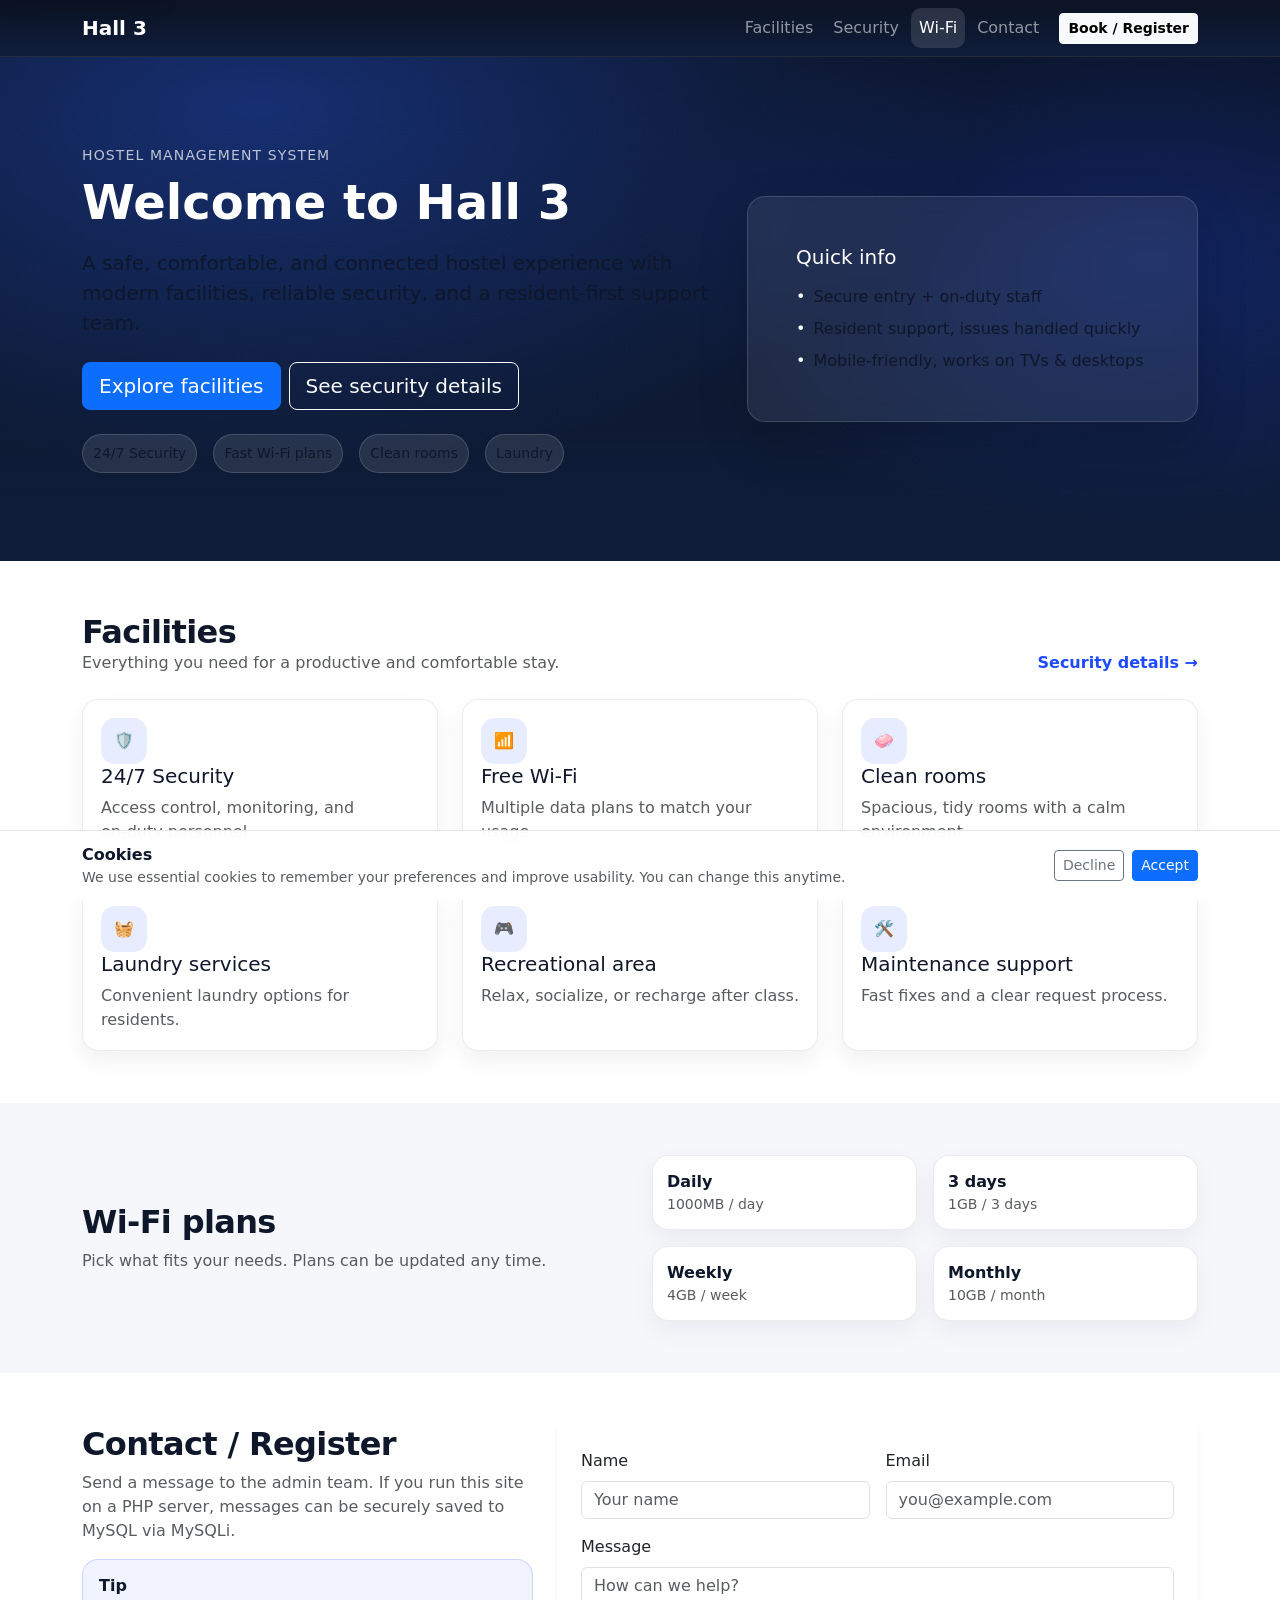
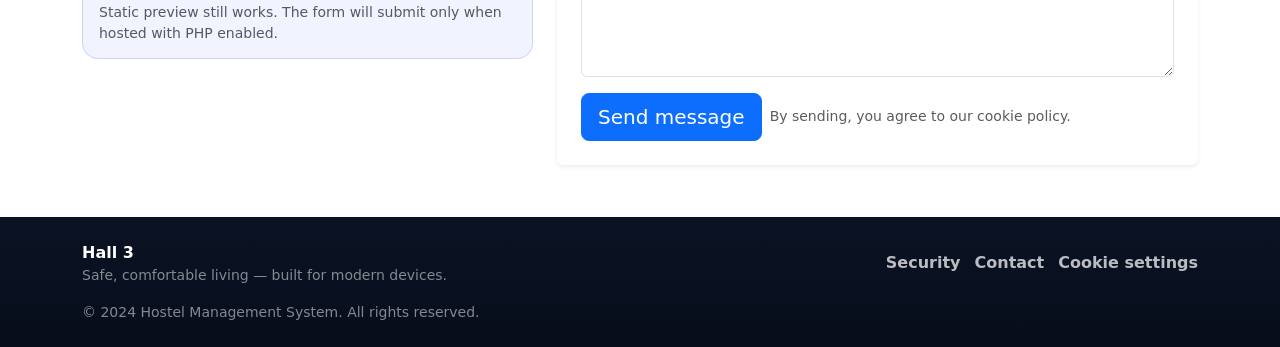
<file: index.html>
<!DOCTYPE html>
<html lang="en">
<head>
    <meta charset="UTF-8">
    <meta name="viewport" content="width=device-width, initial-scale=1.0">
    <title>Hall 3</title>
    <meta name="description" content="Hall 3 Hostel — safe, comfortable, and connected living with modern facilities.">
    <meta name="theme-color" content="#0b1324">
    <meta name="referrer" content="strict-origin-when-cross-origin">
    <meta http-equiv="X-Content-Type-Options" content="nosniff">
    <meta http-equiv="Permissions-Policy" content="geolocation=(), microphone=(), camera=()">
    <meta http-equiv="Content-Security-Policy" content="default-src 'self'; base-uri 'self'; object-src 'none'; frame-ancestors 'none'; form-action 'self'; img-src 'self' data:; style-src 'self' https://cdn.jsdelivr.net 'unsafe-inline'; script-src 'self' https://cdn.jsdelivr.net; upgrade-insecure-requests">

    <link rel="preconnect" href="https://cdn.jsdelivr.net" crossorigin>
    <link href="https://cdn.jsdelivr.net/npm/bootstrap@5.3.3/dist/css/bootstrap.min.css" rel="stylesheet" integrity="sha384-QWTKZyjpPEjISv5WaRU9OFeRpok6YctnYmDr5pNlyT2bRjXh0JMhjY6hW+ALEwIH" crossorigin="anonymous">
    <link rel="stylesheet" href="style.css">
</head>
<body>
    <a class="skip-link" href="#main">Skip to content</a>

    <nav class="navbar navbar-expand-lg navbar-dark bg-brand sticky-top border-bottom border-white border-opacity-10">
        <div class="container">
            <a class="navbar-brand fw-semibold" href="index.html">Hall 3</a>
            <button class="navbar-toggler" type="button" data-bs-toggle="collapse" data-bs-target="#siteNav" aria-controls="siteNav" aria-expanded="false" aria-label="Toggle navigation">
                <span class="navbar-toggler-icon"></span>
            </button>
            <div class="collapse navbar-collapse" id="siteNav">
                <ul class="navbar-nav ms-auto align-items-lg-center gap-lg-1">
                    <li class="nav-item"><a class="nav-link" href="#facilities">Facilities</a></li>
                    <li class="nav-item"><a class="nav-link" href="security.html">Security</a></li>
                    <li class="nav-item"><a class="nav-link" href="#wifi">Wi‑Fi</a></li>
                    <li class="nav-item"><a class="nav-link" href="#contact">Contact</a></li>
                    <li class="nav-item ms-lg-2">
                        <a class="btn btn-sm btn-light fw-semibold" href="#contact">Book / Register</a>
                    </li>
                </ul>
            </div>
        </div>
    </nav>

    <header class="hero">
        <div class="container py-5 py-lg-6">
            <div class="row align-items-center g-4">
                <div class="col-lg-7">
                    <p class="text-uppercase text-brand-soft small mb-2">Hostel Management System</p>
                    <h1 class="display-5 fw-bold text-white mb-3">Welcome to Hall 3</h1>
                    <p class="lead text-white-75 mb-4">A safe, comfortable, and connected hostel experience with modern facilities, reliable security, and a resident‑first support team.</p>
                    <div class="d-flex flex-wrap gap-2">
                        <a class="btn btn-primary btn-lg" href="#facilities">Explore facilities</a>
                        <a class="btn btn-outline-light btn-lg" href="security.html">See security details</a>
                    </div>
                    <div class="mt-4 d-flex flex-wrap gap-3 text-white-75 small">
                        <span class="pill">24/7 Security</span>
                        <span class="pill">Fast Wi‑Fi plans</span>
                        <span class="pill">Clean rooms</span>
                        <span class="pill">Laundry</span>
                    </div>
                </div>
                <div class="col-lg-5">
                    <div class="glass-card p-4 p-lg-5">
                        <h2 class="h5 text-white mb-3">Quick info</h2>
                        <ul class="list-unstyled mb-0 text-white-75">
                            <li class="d-flex gap-2 mb-2"><span class="text-white">•</span><span>Secure entry + on‑duty staff</span></li>
                            <li class="d-flex gap-2 mb-2"><span class="text-white">•</span><span>Resident support, issues handled quickly</span></li>
                            <li class="d-flex gap-2"><span class="text-white">•</span><span>Mobile‑friendly, works on TVs & desktops</span></li>
                        </ul>
                    </div>
                </div>
            </div>
        </div>
    </header>

    <main id="main" class="content">
        <section id="facilities" class="section">
            <div class="container">
                <div class="d-flex flex-wrap align-items-end justify-content-between gap-2 mb-4">
                    <div>
                        <h2 class="section-title">Facilities</h2>
                        <p class="text-muted mb-0">Everything you need for a productive and comfortable stay.</p>
                    </div>
                    <a class="link-brand" href="security.html">Security details →</a>
                </div>

                <div class="row g-3 g-lg-4">
                    <div class="col-sm-6 col-lg-4">
                        <a class="feature-card" href="security.html">
                            <div class="feature-icon" aria-hidden="true">🛡️</div>
                            <h3 class="h5 mb-2">24/7 Security</h3>
                            <p class="text-muted mb-0">Access control, monitoring, and on‑duty personnel.</p>
                        </a>
                    </div>
                    <div class="col-sm-6 col-lg-4">
                        <a class="feature-card" href="#wifi">
                            <div class="feature-icon" aria-hidden="true">📶</div>
                            <h3 class="h5 mb-2">Free Wi‑Fi</h3>
                            <p class="text-muted mb-0">Multiple data plans to match your usage.</p>
                        </a>
                    </div>
                    <div class="col-sm-6 col-lg-4">
                        <div class="feature-card">
                            <div class="feature-icon" aria-hidden="true">🧼</div>
                            <h3 class="h5 mb-2">Clean rooms</h3>
                            <p class="text-muted mb-0">Spacious, tidy rooms with a calm environment.</p>
                        </div>
                    </div>
                    <div class="col-sm-6 col-lg-4">
                        <div class="feature-card">
                            <div class="feature-icon" aria-hidden="true">🧺</div>
                            <h3 class="h5 mb-2">Laundry services</h3>
                            <p class="text-muted mb-0">Convenient laundry options for residents.</p>
                        </div>
                    </div>
                    <div class="col-sm-6 col-lg-4">
                        <div class="feature-card">
                            <div class="feature-icon" aria-hidden="true">🎮</div>
                            <h3 class="h5 mb-2">Recreational area</h3>
                            <p class="text-muted mb-0">Relax, socialize, or recharge after class.</p>
                        </div>
                    </div>
                    <div class="col-sm-6 col-lg-4">
                        <div class="feature-card">
                            <div class="feature-icon" aria-hidden="true">🛠️</div>
                            <h3 class="h5 mb-2">Maintenance support</h3>
                            <p class="text-muted mb-0">Fast fixes and a clear request process.</p>
                        </div>
                    </div>
                </div>
            </div>
        </section>

        <section id="wifi" class="section section-muted">
            <div class="container">
                <div class="row align-items-center g-4">
                    <div class="col-lg-6">
                        <h2 class="section-title mb-2">Wi‑Fi plans</h2>
                        <p class="text-muted mb-0">Pick what fits your needs. Plans can be updated any time.</p>
                    </div>
                    <div class="col-lg-6">
                        <div class="row g-3">
                            <div class="col-6">
                                <div class="plan-card">
                                    <div class="fw-semibold">Daily</div>
                                    <div class="text-muted small">1000MB / day</div>
                                </div>
                            </div>
                            <div class="col-6">
                                <div class="plan-card">
                                    <div class="fw-semibold">3 days</div>
                                    <div class="text-muted small">1GB / 3 days</div>
                                </div>
                            </div>
                            <div class="col-6">
                                <div class="plan-card">
                                    <div class="fw-semibold">Weekly</div>
                                    <div class="text-muted small">4GB / week</div>
                                </div>
                            </div>
                            <div class="col-6">
                                <div class="plan-card">
                                    <div class="fw-semibold">Monthly</div>
                                    <div class="text-muted small">10GB / month</div>
                                </div>
                            </div>
                        </div>
                    </div>
                </div>
            </div>
        </section>

        <section id="contact" class="section">
            <div class="container">
                <div class="row g-4 align-items-start">
                    <div class="col-lg-5">
                        <h2 class="section-title mb-2">Contact / Register</h2>
                        <p class="text-muted mb-3">Send a message to the admin team. If you run this site on a PHP server, messages can be securely saved to MySQL via MySQLi.</p>
                        <div class="notice">
                            <div class="fw-semibold mb-1">Tip</div>
                            <div class="text-muted small mb-0">Static preview still works. The form will submit only when hosted with PHP enabled.</div>
                        </div>
                    </div>
                    <div class="col-lg-7">
                        <form class="card shadow-sm border-0 p-3 p-md-4" action="contact.php" method="post" autocomplete="on">
                            <div class="row g-3">
                                <div class="col-md-6">
                                    <label class="form-label" for="name">Name</label>
                                    <input class="form-control" type="text" id="name" name="name" required maxlength="80" placeholder="Your name">
                                </div>
                                <div class="col-md-6">
                                    <label class="form-label" for="email">Email</label>
                                    <input class="form-control" type="email" id="email" name="email" required maxlength="120" placeholder="you@example.com">
                                </div>
                                <div class="col-12">
                                    <label class="form-label" for="message">Message</label>
                                    <textarea class="form-control" id="message" name="message" rows="4" required maxlength="1200" placeholder="How can we help?"></textarea>
                                </div>
                                <div class="col-12 d-flex flex-wrap gap-2 align-items-center">
                                    <button class="btn btn-primary btn-lg" type="submit">Send message</button>
                                    <span class="text-muted small">By sending, you agree to our cookie policy.</span>
                                </div>
                            </div>
                        </form>
                    </div>
                </div>
            </div>
        </section>
    </main>

    <footer class="footer">
        <div class="container py-4">
            <div class="row g-3 align-items-center">
                <div class="col-md">
                    <div class="text-white fw-semibold">Hall 3</div>
                    <div class="text-white-50 small">Safe, comfortable living — built for modern devices.</div>
                </div>
                <div class="col-md-auto">
                    <ul class="footer-links">
                        <li><a href="security.html">Security</a></li>
                        <li><a href="#contact">Contact</a></li>
                        <li><button class="link-button" type="button" data-open-cookie-settings>Cookie settings</button></li>
                    </ul>
                </div>
            </div>
            <div class="text-white-50 small mt-3">&copy; 2024 Hostel Management System. All rights reserved.</div>
        </div>
    </footer>

    <div class="cookie-banner" role="dialog" aria-live="polite" aria-label="Cookie notice" hidden>
        <div class="container">
            <div class="cookie-inner">
                <div class="cookie-text">
                    <div class="fw-semibold">Cookies</div>
                    <div class="text-muted small mb-0">We use essential cookies to remember your preferences and improve usability. You can change this anytime.</div>
                </div>
                <div class="cookie-actions">
                    <button class="btn btn-outline-secondary btn-sm" type="button" data-cookie-decline>Decline</button>
                    <button class="btn btn-primary btn-sm" type="button" data-cookie-accept>Accept</button>
                </div>
            </div>
        </div>
    </div>

    <script src="https://cdn.jsdelivr.net/npm/bootstrap@5.3.3/dist/js/bootstrap.bundle.min.js" integrity="sha384-YvpcrYf0tY3lHB60NNkmXc5s9fDVZLESaAA55NDzOxhy9GkcIdslK1eN7N6jIeHz" crossorigin="anonymous" defer></script>
    <script src="assets/js/main.js" defer></script>
</body>
</html>
</file>
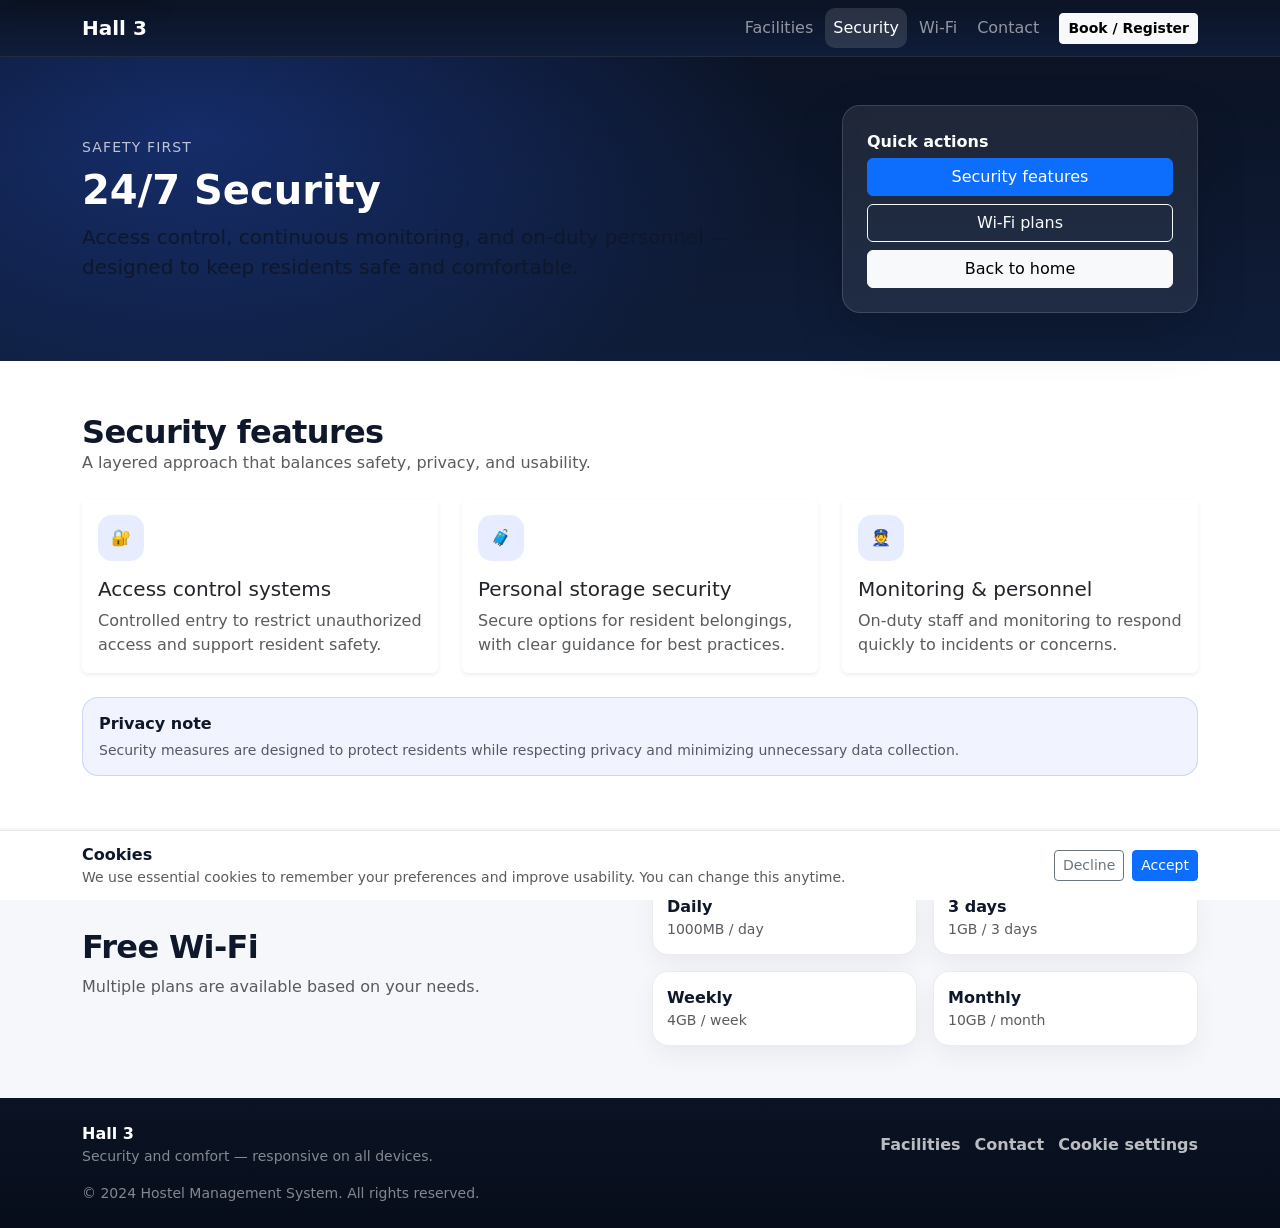
<file: security.html>
<!DOCTYPE html>
<html lang="en">
<head>
    <meta charset="UTF-8">
    <meta name="viewport" content="width=device-width, initial-scale=1.0">
    <title>24/7 security</title>
    <meta name="description" content="Hall 3 Hostel security — access control, monitoring, and on-duty personnel.">
    <meta name="theme-color" content="#0b1324">
    <meta name="referrer" content="strict-origin-when-cross-origin">
    <meta http-equiv="X-Content-Type-Options" content="nosniff">
    <meta http-equiv="Permissions-Policy" content="geolocation=(), microphone=(), camera=()">
    <meta http-equiv="Content-Security-Policy" content="default-src 'self'; base-uri 'self'; object-src 'none'; frame-ancestors 'none'; form-action 'self'; img-src 'self' data:; style-src 'self' https://cdn.jsdelivr.net 'unsafe-inline'; script-src 'self' https://cdn.jsdelivr.net; upgrade-insecure-requests">

    <link rel="preconnect" href="https://cdn.jsdelivr.net" crossorigin>
    <link href="https://cdn.jsdelivr.net/npm/bootstrap@5.3.3/dist/css/bootstrap.min.css" rel="stylesheet" integrity="sha384-QWTKZyjpPEjISv5WaRU9OFeRpok6YctnYmDr5pNlyT2bRjXh0JMhjY6hW+ALEwIH" crossorigin="anonymous">
    <link rel="stylesheet" href="style.css">
</head>
<body>
    <a class="skip-link" href="#main">Skip to content</a>

    <nav class="navbar navbar-expand-lg navbar-dark bg-brand sticky-top border-bottom border-white border-opacity-10">
        <div class="container">
            <a class="navbar-brand fw-semibold" href="index.html">Hall 3</a>
            <button class="navbar-toggler" type="button" data-bs-toggle="collapse" data-bs-target="#siteNav" aria-controls="siteNav" aria-expanded="false" aria-label="Toggle navigation">
                <span class="navbar-toggler-icon"></span>
            </button>
            <div class="collapse navbar-collapse" id="siteNav">
                <ul class="navbar-nav ms-auto align-items-lg-center gap-lg-1">
                    <li class="nav-item"><a class="nav-link" href="index.html#facilities">Facilities</a></li>
                    <li class="nav-item"><a class="nav-link active" aria-current="page" href="security.html">Security</a></li>
                    <li class="nav-item"><a class="nav-link" href="index.html#wifi">Wi‑Fi</a></li>
                    <li class="nav-item"><a class="nav-link" href="index.html#contact">Contact</a></li>
                    <li class="nav-item ms-lg-2">
                        <a class="btn btn-sm btn-light fw-semibold" href="index.html#contact">Book / Register</a>
                    </li>
                </ul>
            </div>
        </div>
    </nav>

    <header class="page-hero">
        <div class="container py-5">
            <div class="row align-items-center g-4">
                <div class="col-lg-8">
                    <p class="text-uppercase text-brand-soft small mb-2">Safety first</p>
                    <h1 class="display-6 fw-bold text-white mb-2">24/7 Security</h1>
                    <p class="lead text-white-75 mb-0">Access control, continuous monitoring, and on‑duty personnel — designed to keep residents safe and comfortable.</p>
                </div>
                <div class="col-lg-4">
                    <div class="glass-card p-4">
                        <div class="text-white fw-semibold mb-1">Quick actions</div>
                        <div class="d-grid gap-2">
                            <a class="btn btn-primary" href="#security">Security features</a>
                            <a class="btn btn-outline-light" href="#wifi">Wi‑Fi plans</a>
                            <a class="btn btn-light" href="index.html">Back to home</a>
                        </div>
                    </div>
                </div>
            </div>
        </div>
    </header>

    <main id="main" class="content">
        <section id="security" class="section">
            <div class="container">
                <div class="mb-4">
                    <h2 class="section-title">Security features</h2>
                    <p class="text-muted mb-0">A layered approach that balances safety, privacy, and usability.</p>
                </div>

                <div class="row g-3 g-lg-4">
                    <div class="col-md-6 col-lg-4">
                        <div class="card shadow-sm border-0 h-100">
                            <div class="card-body">
                                <div class="feature-icon mb-3" aria-hidden="true">🔐</div>
                                <h3 class="h5">Access control systems</h3>
                                <p class="text-muted mb-0">Controlled entry to restrict unauthorized access and support resident safety.</p>
                            </div>
                        </div>
                    </div>
                    <div class="col-md-6 col-lg-4">
                        <div class="card shadow-sm border-0 h-100">
                            <div class="card-body">
                                <div class="feature-icon mb-3" aria-hidden="true">🧳</div>
                                <h3 class="h5">Personal storage security</h3>
                                <p class="text-muted mb-0">Secure options for resident belongings, with clear guidance for best practices.</p>
                            </div>
                        </div>
                    </div>
                    <div class="col-md-6 col-lg-4">
                        <div class="card shadow-sm border-0 h-100">
                            <div class="card-body">
                                <div class="feature-icon mb-3" aria-hidden="true">👮</div>
                                <h3 class="h5">Monitoring & personnel</h3>
                                <p class="text-muted mb-0">On‑duty staff and monitoring to respond quickly to incidents or concerns.</p>
                            </div>
                        </div>
                    </div>
                </div>

                <div class="mt-4 notice">
                    <div class="fw-semibold mb-1">Privacy note</div>
                    <div class="text-muted small mb-0">Security measures are designed to protect residents while respecting privacy and minimizing unnecessary data collection.</div>
                </div>
            </div>
        </section>

        <section id="wifi" class="section section-muted">
            <div class="container">
                <div class="row align-items-center g-4">
                    <div class="col-lg-6">
                        <h2 class="section-title mb-2">Free Wi‑Fi</h2>
                        <p class="text-muted mb-0">Multiple plans are available based on your needs.</p>
                    </div>
                    <div class="col-lg-6">
                        <div class="row g-3">
                            <div class="col-6">
                                <div class="plan-card">
                                    <div class="fw-semibold">Daily</div>
                                    <div class="text-muted small">1000MB / day</div>
                                </div>
                            </div>
                            <div class="col-6">
                                <div class="plan-card">
                                    <div class="fw-semibold">3 days</div>
                                    <div class="text-muted small">1GB / 3 days</div>
                                </div>
                            </div>
                            <div class="col-6">
                                <div class="plan-card">
                                    <div class="fw-semibold">Weekly</div>
                                    <div class="text-muted small">4GB / week</div>
                                </div>
                            </div>
                            <div class="col-6">
                                <div class="plan-card">
                                    <div class="fw-semibold">Monthly</div>
                                    <div class="text-muted small">10GB / month</div>
                                </div>
                            </div>
                        </div>
                    </div>
                </div>
            </div>
        </section>
    </main>

    <footer class="footer">
        <div class="container py-4">
            <div class="row g-3 align-items-center">
                <div class="col-md">
                    <div class="text-white fw-semibold">Hall 3</div>
                    <div class="text-white-50 small">Security and comfort — responsive on all devices.</div>
                </div>
                <div class="col-md-auto">
                    <ul class="footer-links">
                        <li><a href="index.html#facilities">Facilities</a></li>
                        <li><a href="index.html#contact">Contact</a></li>
                        <li><button class="link-button" type="button" data-open-cookie-settings>Cookie settings</button></li>
                    </ul>
                </div>
            </div>
            <div class="text-white-50 small mt-3">&copy; 2024 Hostel Management System. All rights reserved.</div>
        </div>
    </footer>

    <div class="cookie-banner" role="dialog" aria-live="polite" aria-label="Cookie notice" hidden>
        <div class="container">
            <div class="cookie-inner">
                <div class="cookie-text">
                    <div class="fw-semibold">Cookies</div>
                    <div class="text-muted small mb-0">We use essential cookies to remember your preferences and improve usability. You can change this anytime.</div>
                </div>
                <div class="cookie-actions">
                    <button class="btn btn-outline-secondary btn-sm" type="button" data-cookie-decline>Decline</button>
                    <button class="btn btn-primary btn-sm" type="button" data-cookie-accept>Accept</button>
                </div>
            </div>
        </div>
    </div>

    <script src="https://cdn.jsdelivr.net/npm/bootstrap@5.3.3/dist/js/bootstrap.bundle.min.js" integrity="sha384-YvpcrYf0tY3lHB60NNkmXc5s9fDVZLESaAA55NDzOxhy9GkcIdslK1eN7N6jIeHz" crossorigin="anonymous" defer></script>
    <script src="assets/js/main.js" defer></script>
</body>
</html>
</file>
<file: style.css>
:root{
  --brand-900:#0b1324;
  --brand-800:#0f1d3a;
  --brand-600:#1f4bff;
  --brand-500:#2a62ff;
  --text-900:#0f172a;
  --text-600:#475569;
  --surface:#ffffff;
  --surface-2:#f5f7fb;
  --ring:rgba(42,98,255,.35);
}

*{box-sizing:border-box}

html{
  scroll-behavior:smooth;
}

body{
  color:var(--text-900);
  background:var(--surface);
}

@media (prefers-reduced-motion: reduce){
  html{scroll-behavior:auto}
  *{transition:none !important; animation:none !important;}
}

.bg-brand{
  background:linear-gradient(180deg,var(--brand-900),var(--brand-800));
}

.text-brand-soft{
  color:rgba(255,255,255,.72) !important;
  letter-spacing:.08em;
}

.link-brand{
  color:var(--brand-600);
  text-decoration:none;
  font-weight:600;
}
.link-brand:hover{color:var(--brand-500); text-decoration:underline;}

.skip-link{
  position:absolute;
  left:12px;
  top:12px;
  z-index:2000;
  padding:10px 12px;
  border-radius:10px;
  background:#fff;
  color:#111;
  box-shadow:0 10px 25px rgba(0,0,0,.15);
  transform:translateY(-140%);
  transition:transform .2s ease;
  text-decoration:none;
}
.skip-link:focus{transform:translateY(0); outline:3px solid var(--ring); outline-offset:2px;}

.navbar .nav-link{
  border-radius:10px;
}
.navbar .nav-link:focus-visible{
  outline:3px solid var(--ring);
  outline-offset:2px;
}
.navbar .nav-link.active{
  background:rgba(255,255,255,.12);
}

.hero{
  background:radial-gradient(1200px 600px at 20% 10%, rgba(42,98,255,.35), transparent 60%),
             radial-gradient(900px 500px at 90% 40%, rgba(31,75,255,.25), transparent 55%),
             linear-gradient(180deg,var(--brand-900),var(--brand-800));
}

.page-hero{
  background:radial-gradient(1000px 500px at 15% 25%, rgba(42,98,255,.30), transparent 60%),
             linear-gradient(180deg,var(--brand-900),var(--brand-800));
}

.content{
  background:var(--surface);
}

.py-lg-6{
  padding-top:4rem !important;
  padding-bottom:4rem !important;
}
@media (min-width: 992px){
  .py-lg-6{
    padding-top:5.5rem !important;
    padding-bottom:5.5rem !important;
  }
}

.glass-card{
  background:rgba(255,255,255,.08);
  border:1px solid rgba(255,255,255,.14);
  border-radius:18px;
  box-shadow:0 20px 50px rgba(0,0,0,.18);
  backdrop-filter: blur(10px);
}

.pill{
  display:inline-flex;
  align-items:center;
  padding:8px 10px;
  border-radius:999px;
  background:rgba(255,255,255,.10);
  border:1px solid rgba(255,255,255,.14);
}

.section{
  padding:3.25rem 0;
}
.section-muted{
  background:var(--surface-2);
}

.section-title{
  font-weight:800;
  letter-spacing:-.02em;
  margin:0;
}

.feature-card{
  display:block;
  height:100%;
  padding:18px;
  border-radius:16px;
  background:var(--surface);
  border:1px solid rgba(15,23,42,.08);
  box-shadow:0 10px 25px rgba(15,23,42,.06);
  text-decoration:none;
  color:inherit;
  transition:transform .18s ease, box-shadow .18s ease, border-color .18s ease;
}
.feature-card:hover{
  transform:translateY(-2px);
  box-shadow:0 18px 40px rgba(15,23,42,.10);
  border-color:rgba(31,75,255,.25);
}
.feature-card:focus-visible{
  outline:3px solid var(--ring);
  outline-offset:3px;
}

.feature-icon{
  width:46px;
  height:46px;
  border-radius:14px;
  display:grid;
  place-items:center;
  background:rgba(31,75,255,.10);
}

.plan-card{
  background:var(--surface);
  border:1px solid rgba(15,23,42,.08);
  border-radius:16px;
  padding:14px;
  box-shadow:0 10px 25px rgba(15,23,42,.05);
}

.notice{
  background:rgba(31,75,255,.06);
  border:1px solid rgba(31,75,255,.18);
  border-radius:16px;
  padding:14px 16px;
}

.footer{
  background:linear-gradient(180deg,var(--brand-900),#070d1a);
}
.footer-links{
  margin:0;
  padding:0;
  list-style:none;
  display:flex;
  flex-wrap:wrap;
  gap:14px;
}
.footer-links a,
.link-button{
  color:rgba(255,255,255,.72);
  text-decoration:none;
  font-weight:600;
  background:none;
  border:none;
  padding:0;
}
.footer-links a:hover,
.link-button:hover{
  color:#fff;
  text-decoration:underline;
}
.link-button:focus-visible{
  outline:3px solid var(--ring);
  outline-offset:3px;
  border-radius:10px;
}

.cookie-banner{
  position:fixed;
  left:0;
  right:0;
  bottom:0;
  z-index:1700;
  padding:12px 0;
  background:rgba(255,255,255,.92);
  border-top:1px solid rgba(15,23,42,.10);
  backdrop-filter: blur(10px);
}
.cookie-inner{
  display:flex;
  gap:12px;
  align-items:center;
  justify-content:space-between;
}
.cookie-actions{
  display:flex;
  gap:8px;
  flex-wrap:wrap;
}
@media (max-width: 575.98px){
  .cookie-inner{flex-direction:column; align-items:flex-start;}
}
</file>
